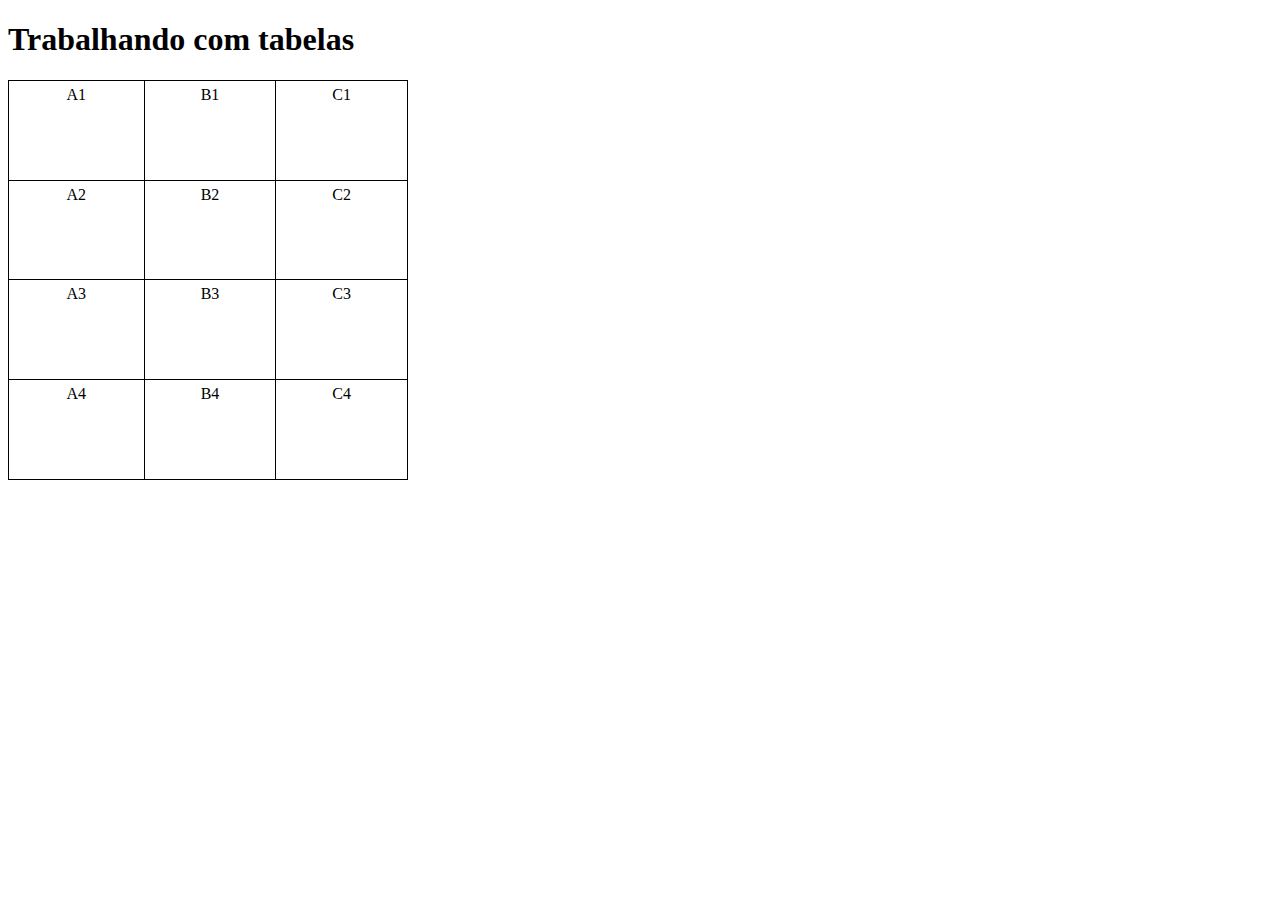
<file: exercicios/ex023/index.html>
<!DOCTYPE html>
<html lang="pt-br">
<head>
    <meta charset="UTF-8">
    <meta http-equiv="X-UA-Compatible" content="IE=edge">
    <meta name="viewport" content="width=device-width, initial-scale=1.0">
    <title>Tabelas</title>
    <style>

        table {
            width: 400px;
            height: 400px;
            border-collapse: collapse;
        }

        td {
            border: 1px solid black;
            padding: 5px;
            text-align: center; /*Alinhamento horizontal*/
            vertical-align: top; /*Alinhamento vertical*/
        }
    </style>
</head>
<body>
    <h1>Trabalhando com tabelas</h1>

    <!--
        HIERARQUIA DE TABELAS(simples)
        TABLE= Tabela
            TABLE ROW= Linha da tabela
                TABLE HEADER= Cabeçalho da tabela
                TABLE DATA= Dado da tabela
    -->

    <table>
        <tr>
            <td>A1</td>
            <td>B1</td>
            <td>C1</td>
        </tr>
        <tr>
            <td>A2</td>
            <td>B2</td>
            <td>C2</td>
        </tr>
        <tr>
            <td>A3</td>
            <td>B3</td>
            <td>C3</td>
        </tr>
        <tr>
            <td>A4</td>
            <td>B4</td>
            <td>C4</td>
        </tr>
    </table>
    
</body>
</html>
</file>
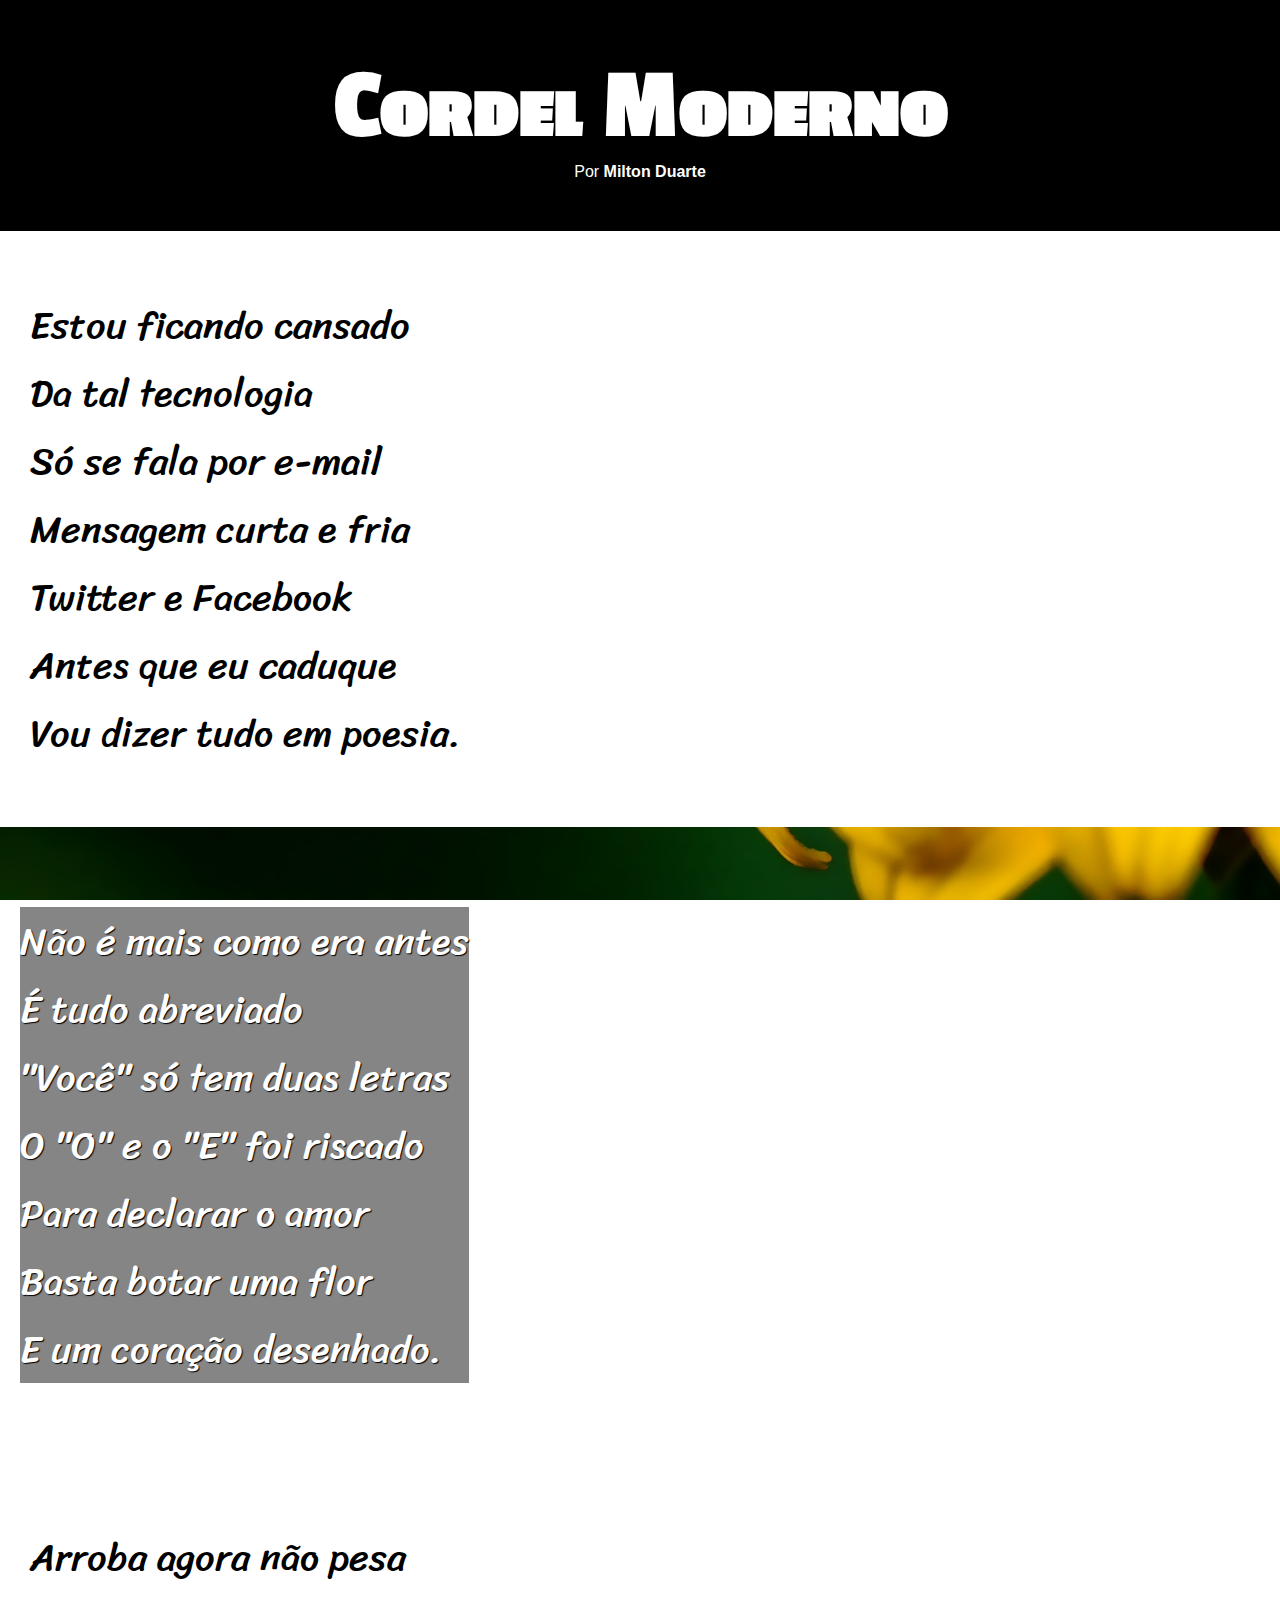
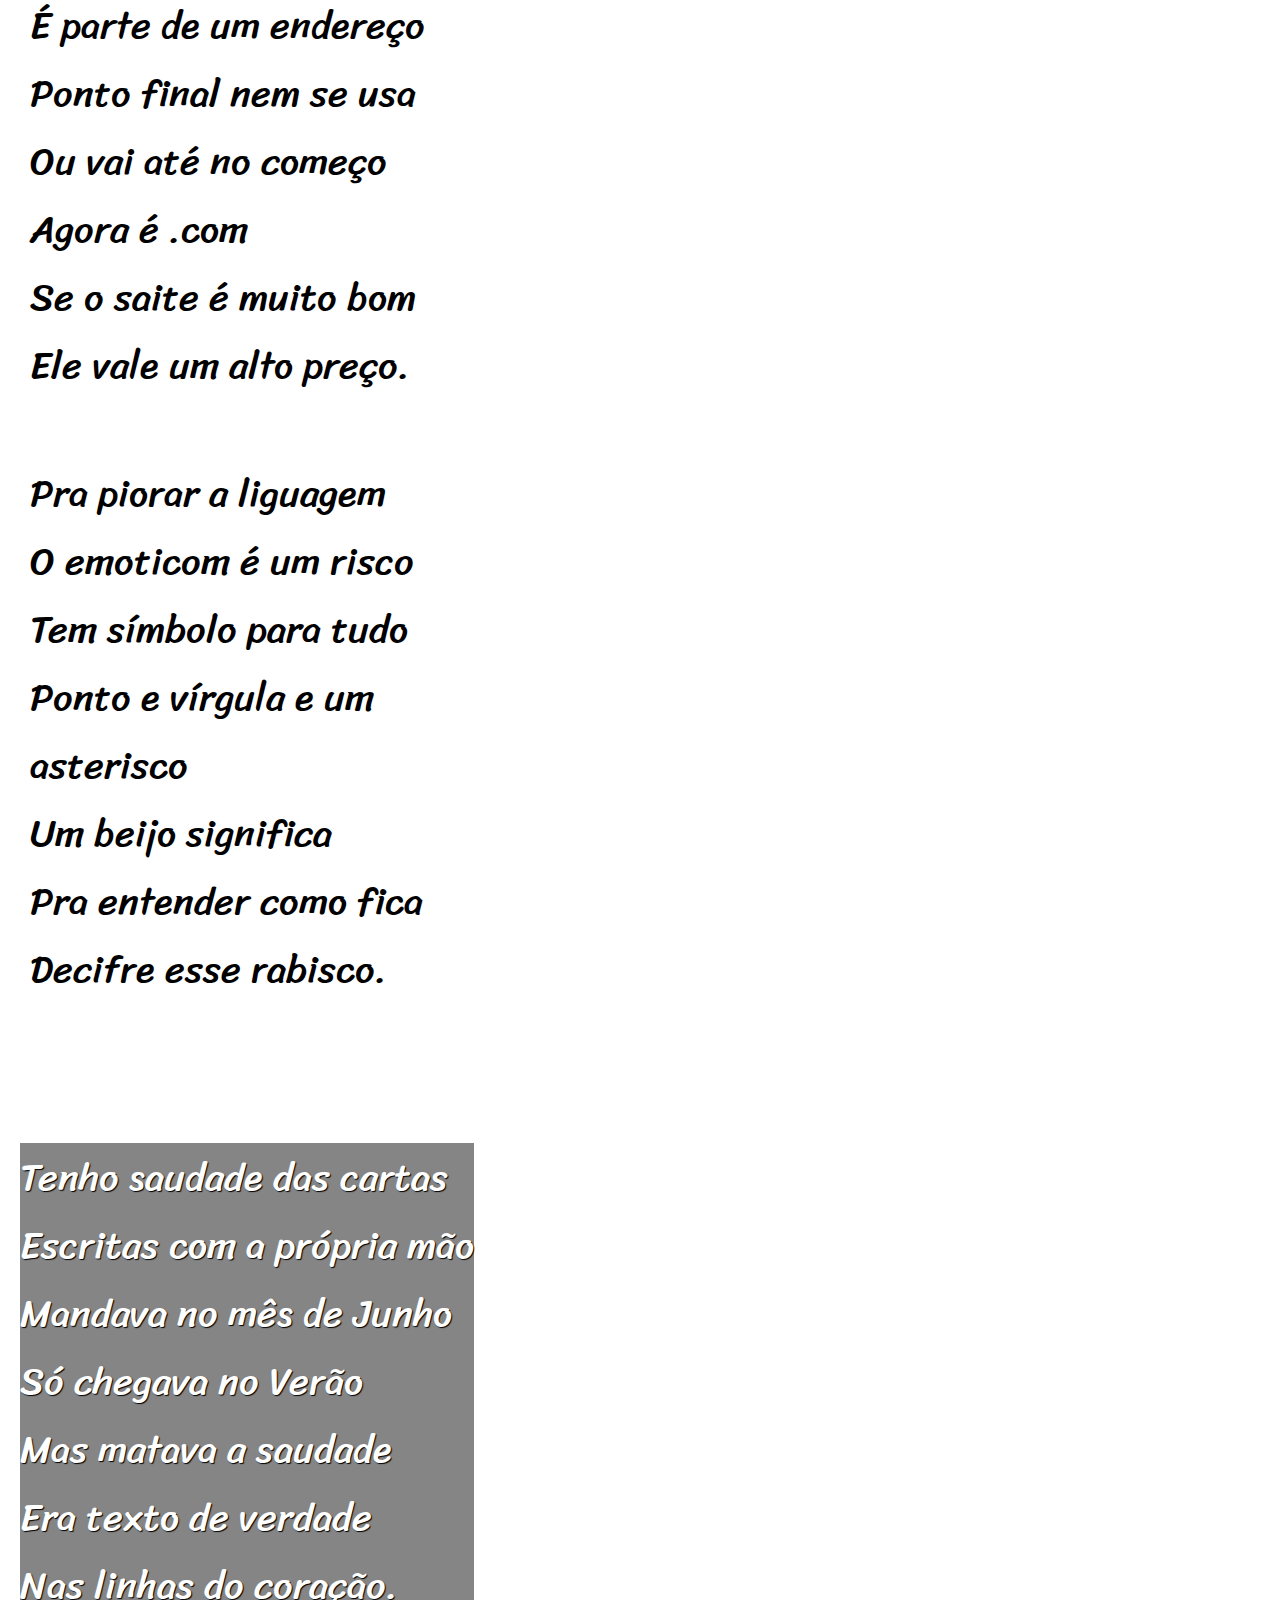
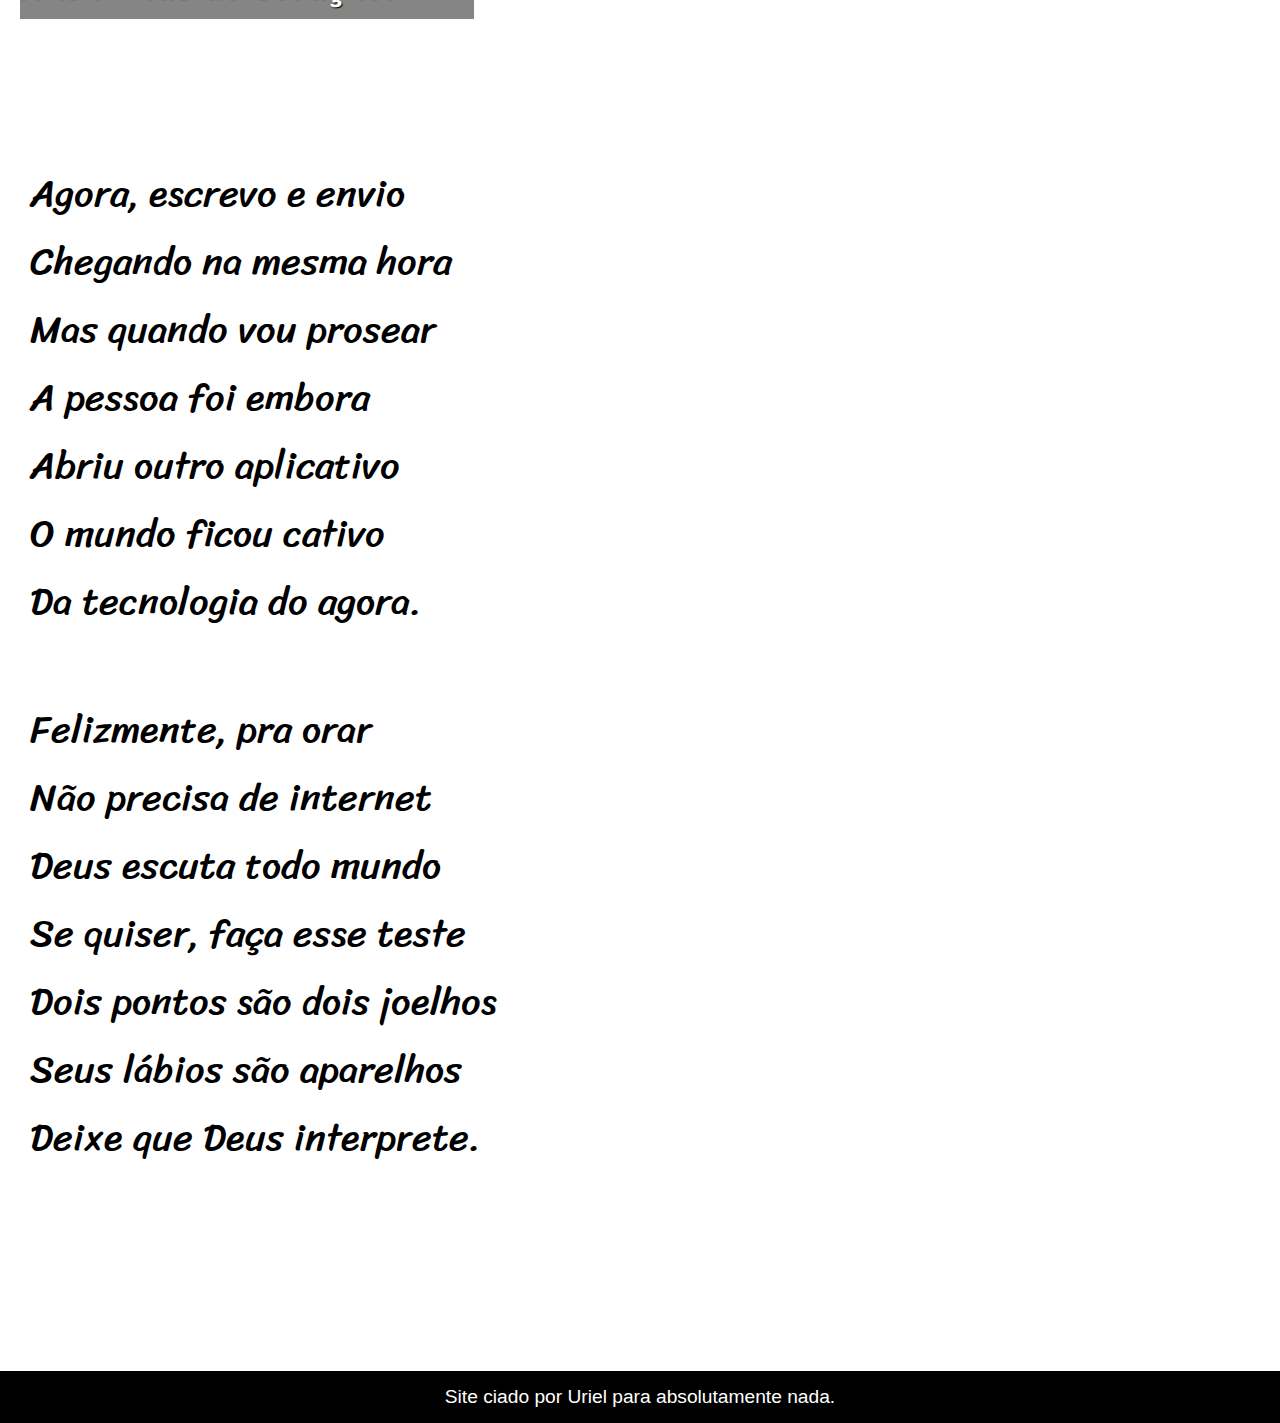
<file: desafios/ds012/cordel.html>
<!DOCTYPE html>
<html lang="pt-br">
<head>
    <meta charset="UTF-8">
    <meta http-equiv="X-UA-Compatible" content="IE=edge">
    <meta name="viewport" content="width=device-width, initial-scale=1.0">
    <title>Cordel Moderno</title>
    <link rel="stylesheet" href="estilos/style.css">
</head>
<body>
    <header>
        <h1>C<strong>ORDEL</strong> M<strong>ODERNO</strong></h1>
        <p>Por <a href="https://www.recantodasletras.com.br/poesias/3186743">Milton Duarte</a></p>
    </header>
    <main>
        <p>
            Estou ficando cansado<br>
            Da tal tecnologia<br>
            Só se fala por e-mail<br>
            Mensagem curta e fria<br>
            Twitter e Facebook<br>
            Antes que eu caduque<br>
            Vou dizer tudo em poesia.
        </p>
        <div id="fundo01">
            <p>
                Não é mais como era antes<br>
                É tudo abreviado<br>
                "Você" só tem duas letras<br>
                O "O" e o "E" foi riscado<br>
                Para declarar o amor<br>
                Basta botar uma flor<br>
                E um coração desenhado.
            </p>
        </div>
        <p>
            Arroba agora não pesa<br>
            É parte de um endereço<br>
            Ponto final nem se usa<br>
            Ou vai até no começo<br>
            Agora é .com<br>
            Se o saite é muito bom<br>
            Ele vale um alto preço.
        </p>
        <p>
            Pra piorar a liguagem<br>
            O emoticom é um risco<br>
            Tem símbolo para tudo<br>
            Ponto e vírgula e um asterisco<br>
            Um beijo significa<br>
            Pra entender como fica<br>
            Decifre esse rabisco.
        </p>
        <div id="fundo02">
            <p>
                Tenho saudade das cartas<br>
                Escritas com a própria mão<br>
                Mandava no mês de Junho<br>
                Só chegava no Verão<br>
                Mas matava a saudade<br>
                Era texto de verdade<br>
                Nas linhas do coração.
            </p>
        </div>
        <p>
            Agora, escrevo e envio<br>
            Chegando na mesma hora<br>
            Mas quando vou prosear<br>
            A pessoa foi embora<br>
            Abriu outro aplicativo<br>
            O mundo ficou cativo<br>
            Da tecnologia do agora.
        </p>
        <p>
            Felizmente, pra orar<br>
            Não precisa de internet<br>
            Deus escuta todo mundo<br>
            Se quiser, faça esse teste<br>
            Dois pontos são dois joelhos<br>
            Seus lábios são aparelhos<br>
            Deixe que Deus interprete.
        </p>
    </main>
    <footer>
        <p>Site ciado por Uriel para absolutamente nada.</p>
    </footer>
    
</body>
</html>
</file>
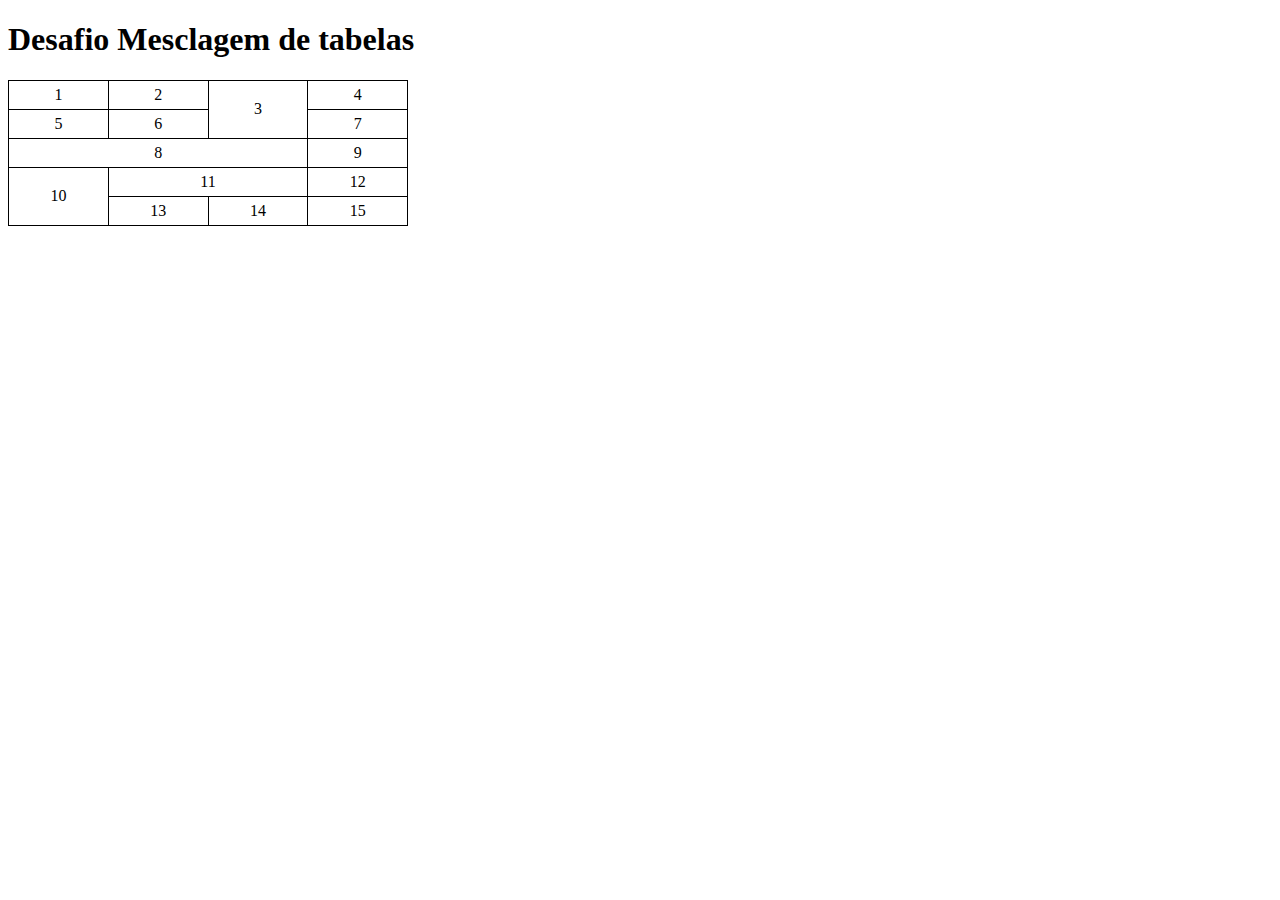
<file: desafios/ds013/tabela001.html>
<!DOCTYPE html>
<html lang="pt-br">
<head>
    <meta charset="UTF-8">
    <meta http-equiv="X-UA-Compatible" content="IE=edge">
    <meta name="viewport" content="width=device-width, initial-scale=1.0">
    <title>Mesclagem de Tabelas</title>
    <style>
        table {
            width: 400px;
            border-collapse: collapse;
            text-align: center;
        }

        td {
            padding: 5px;
            border: 1px solid black;
        }
    </style>
</head>
<body>
    <h1>Desafio Mesclagem de tabelas</h1>
    <table>
        <tr>
            <td>1</td>
            <td>2</td>
            <td rowspan="2">3</td>
            <td>4</td>
        </tr>
        <tr>
            <td>5</td>
            <td>6</td>
            <td>7</td>
        </tr>
        <tr>
            <td colspan="3">8</td>
            <td>9</td>
        </tr>
        <tr>
            <td rowspan="2">10</td>
            <td colspan="2">11</td>
            <td>12</td>
        </tr>
        <tr>
            <td>13</td>
            <td>14</td>
            <td>15</td>
        </tr>
    </table>
    
</body>
</html>
</file>
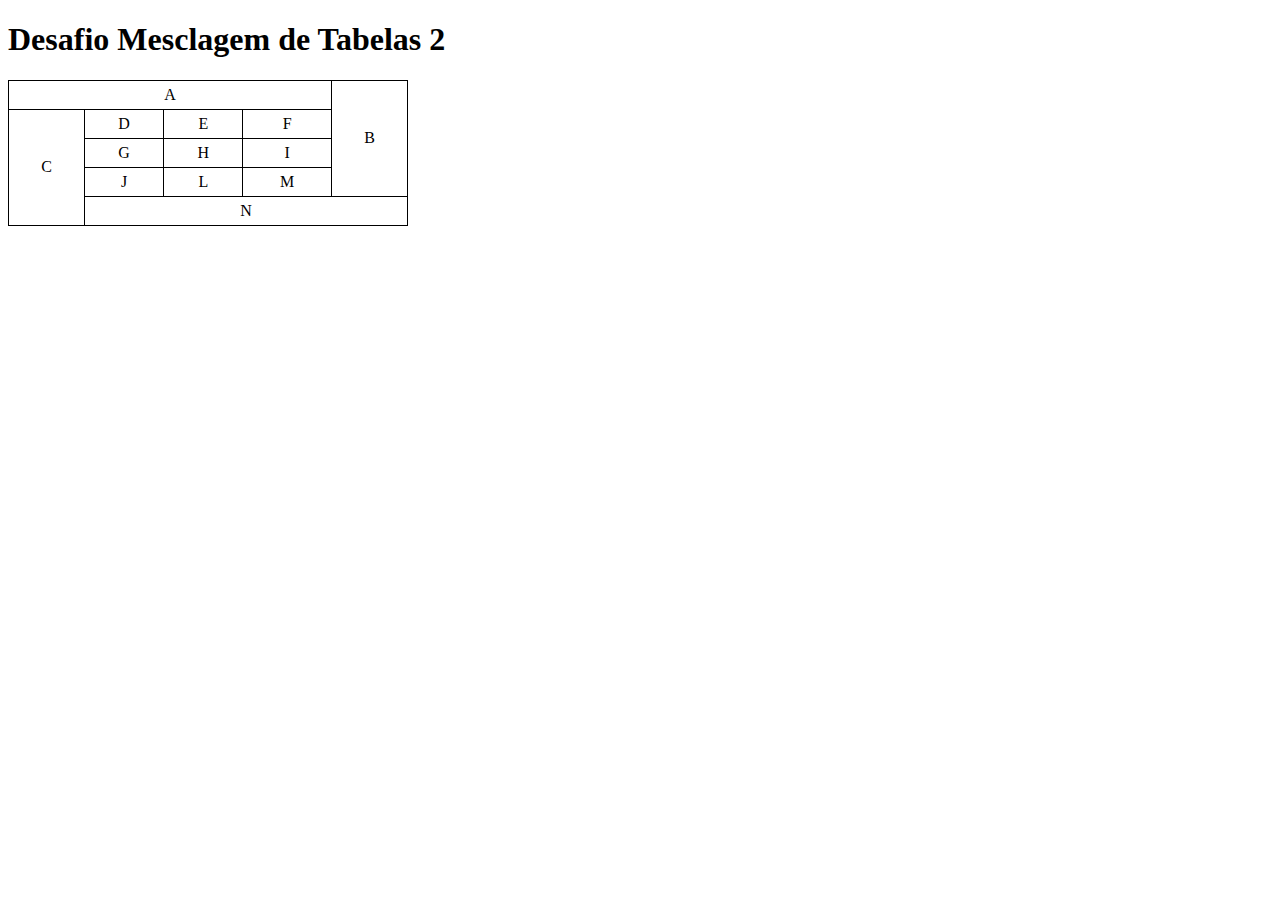
<file: desafios/ds013/tabela002.html>
<!DOCTYPE html>
<html lang="pt-br">
<head>
    <meta charset="UTF-8">
    <meta http-equiv="X-UA-Compatible" content="IE=edge">
    <meta name="viewport" content="width=device-width, initial-scale=1.0">
    <title>Desafio Mesclagem de Tabelas 2</title>
    <style>
        table {
            width: 400px;
            border-collapse: collapse;
            text-align: center;
        }

        td {
            padding: 5px;
            border: 1px solid black;
        }
    </style>
</head>
<body>
    <h1>Desafio Mesclagem de Tabelas 2</h1>
    <table>
        <tr>
            <td colspan="4">A</td>
            <td rowspan="4">B</td>
        </tr>
        <tr>
            <td rowspan="4">C</td>
            <td>D</td>
            <td>E</td>
            <td>F</td>
        </tr>
        <tr>
            <td>G</td>
            <td>H</td>
            <td>I</td>
        </tr>
        <tr>
            <td>J</td>
            <td>L</td>
            <td>M</td>
        </tr>
        <tr>
            <td colspan="4">N</td>

        </tr>
    </table>
    
</body>
</html>
</file>
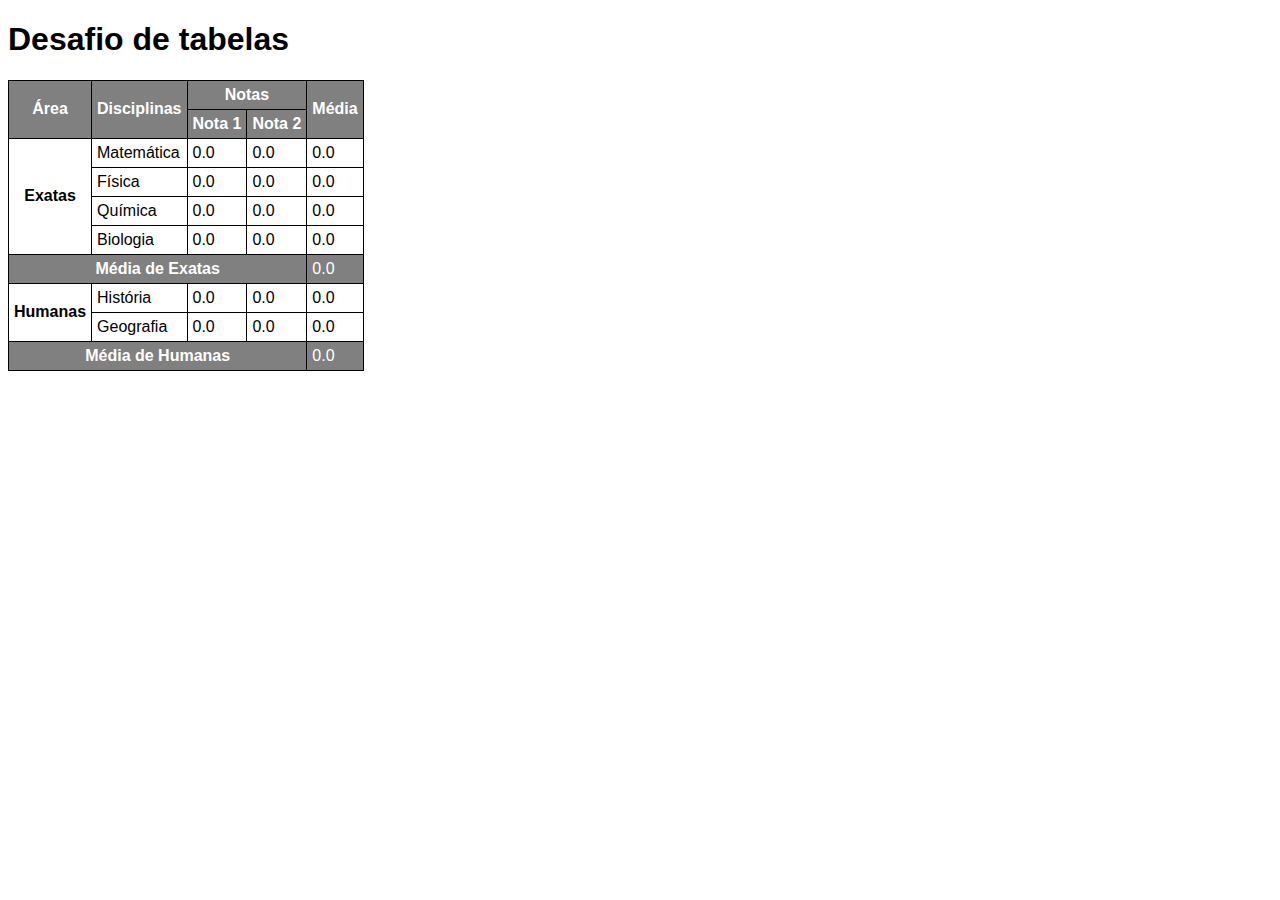
<file: desafios/ds014/tabela001.html>
<!DOCTYPE html>
<html lang="pt-br">
<head>
    <meta charset="UTF-8">
    <meta http-equiv="X-UA-Compatible" content="IE=edge">
    <meta name="viewport" content="width=device-width, initial-scale=1.0">
    <title>Tabelas</title>
    <style>
        body {
            font-family: Arial, Helvetica, sans-serif;
        }

        table {
            border-collapse: collapse;
        }

        thead {
            background-color: gray;
            color: white;
        }

        th, td {
            border: 1px solid black;
            padding: 5px;
        }
        
    </style>
</head>
<body>
    <h1>Desafio de tabelas</h1>

    <table>
        <thead>
            <tr>
                <th rowspan="2" scope="col">Área</th>
                <th rowspan="2" scope="col">Disciplinas</th>
                <th colspan="2" scope="colgroup">Notas</th>
                <th rowspan="2" scope="col">Média</th>
            <tr>
                <th scope="col">Nota 1</th>
                <th scope="col">Nota 2</th>
             </tr>
            </tr>
        </thead>
        <tbody>
            <tr>
                <th rowspan="4" scope="rowgroup">Exatas</th>
                <td>Matemática</td>
                <td>0.0</td>
                <td>0.0</td>
                <td>0.0</td>
            </tr>
            <tr>
                <td>Física</td>
                <td>0.0</td>
                <td>0.0</td>
                <td>0.0</td>
            </tr>
            <tr>
                <td>Química</td>
                <td>0.0</td>
                <td>0.0</td>
                <td>0.0</td>
            </tr>
            <tr>
                <td>Biologia</td>
                <td>0.0</td>
                <td>0.0</td>
                <td>0.0</td>
            </tr>
            <tr style="background-color: gray; color: white;">
                <th colspan="4" scope="row">Média de Exatas</th>
                <td>0.0</td>
            </tr>
            <tr>
                <th rowspan="2" scope="rowgroup">Humanas</th>
                <td>História</td>
                <td>0.0</td>
                <td>0.0</td>
                <td>0.0</td>
            </tr>
            <tr>
                <td>Geografia</td>
                <td>0.0</td>
                <td>0.0</td>
                <td>0.0</td>
            </tr>
            <tr style="background-color: gray; color: white;">
                <th colspan="4" scope="row">Média de Humanas</th>
                <td>0.0</td>
            </tr>
        </tbody>
    </table>
    
</body>
</html>
</file>
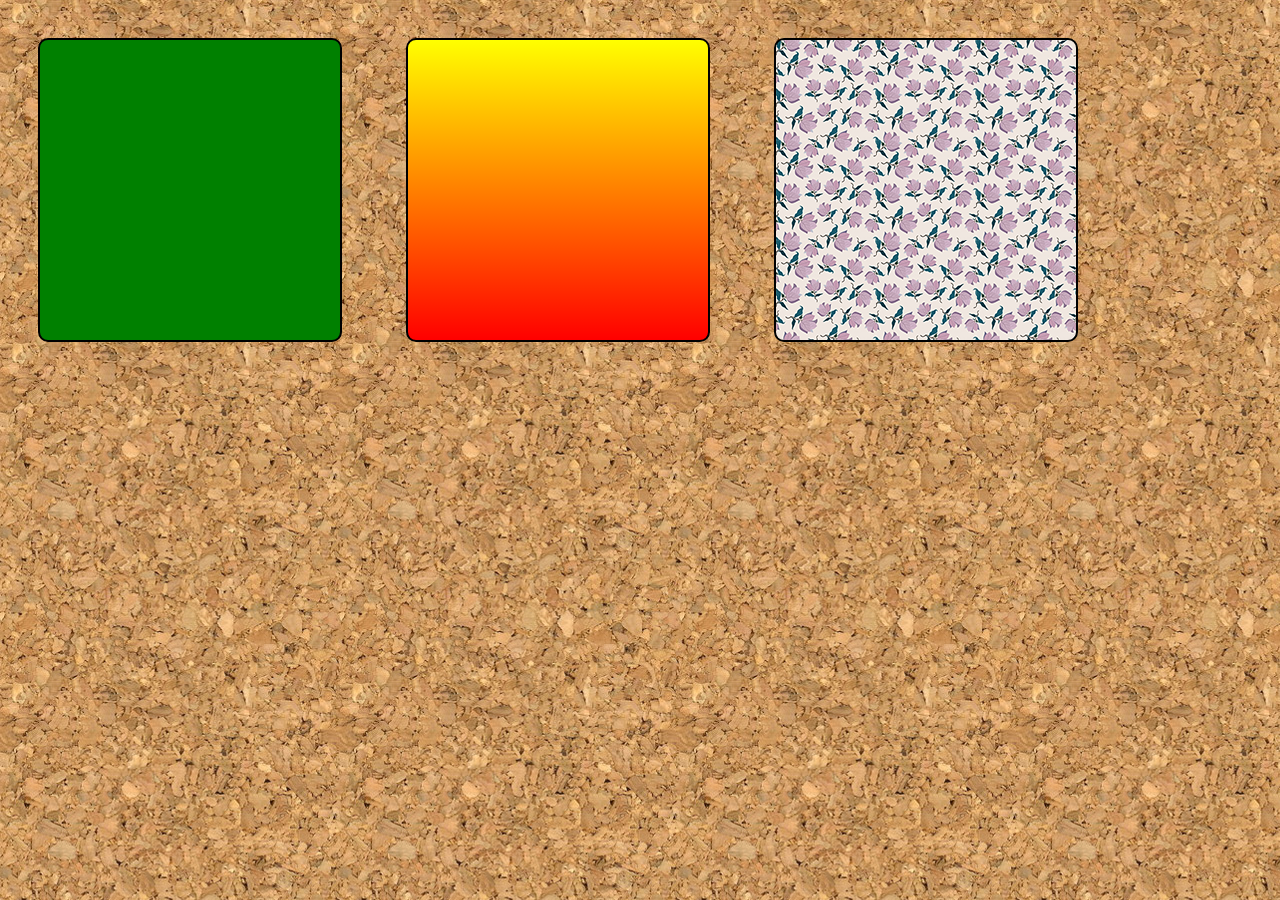
<file: exercicios/ex022/fundo001.html>
<!DOCTYPE html>
<html lang="pt-br">
<head>
    <meta charset="UTF-8">
    <meta http-equiv="X-UA-Compatible" content="IE=edge">
    <meta name="viewport" content="width=device-width, initial-scale=1.0">
    <title>Planos de fundo</title>
    <style>

        body {
            background-image: url('imagens/wallpaper001.jpg');
        }

        .quadrado {
            margin: 30px;
            display: inline-block;
            border-radius: 10px;
            border: 2px solid black;
            width: 300px;
            height: 300px;
            background-color: lightslategray;
        }

        div#q1 {
            background-color: green;
        }

        div#q2 {
            background-image: linear-gradient(to bottom, yellow, red);
        }

        div#q3 {
            background-image: url('imagens/pattern003.png');
        }
    </style>
</head>
<body>
    <div class="quadrado" id="q1">

    </div>
    <div class="quadrado" id="q2">

    </div>
    <div class="quadrado" id="q3">

    </div>
    
</body>
</html>
</file>
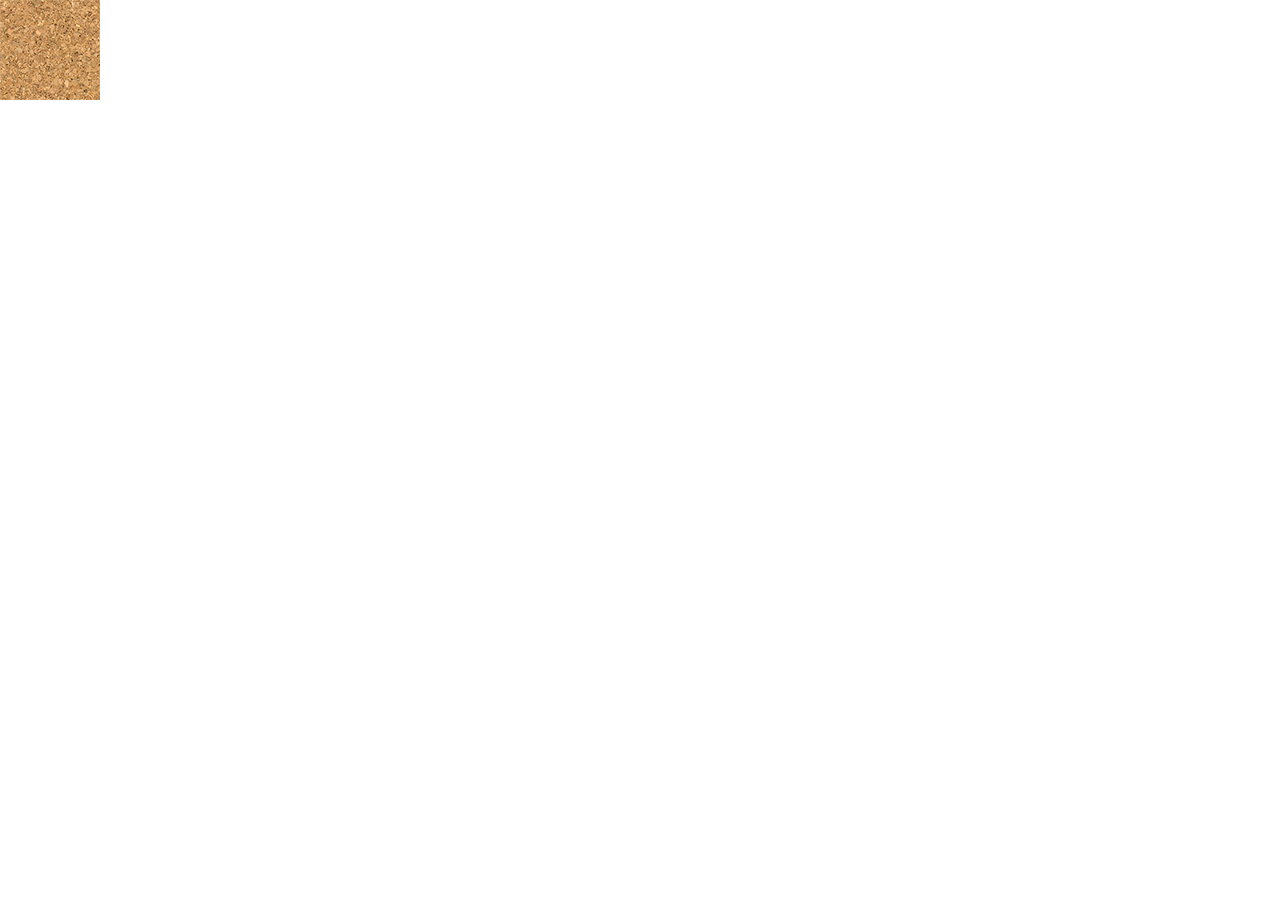
<file: exercicios/ex022/fundo002.html>
<!DOCTYPE html>
<html lang="pt-br">
<head>
    <meta charset="UTF-8">
    <meta http-equiv="X-UA-Compatible" content="IE=edge">
    <meta name="viewport" content="width=device-width, initial-scale=1.0">
    <title>Fundo repitido</title>
    <style>

        body {
            background-image: url('imagens/pattern004.png');
            background-size: 100px 100px;
            background-repeat: no-repeat;
        }

    </style>
</head>
<body>
    
</body>
</html>
</file>
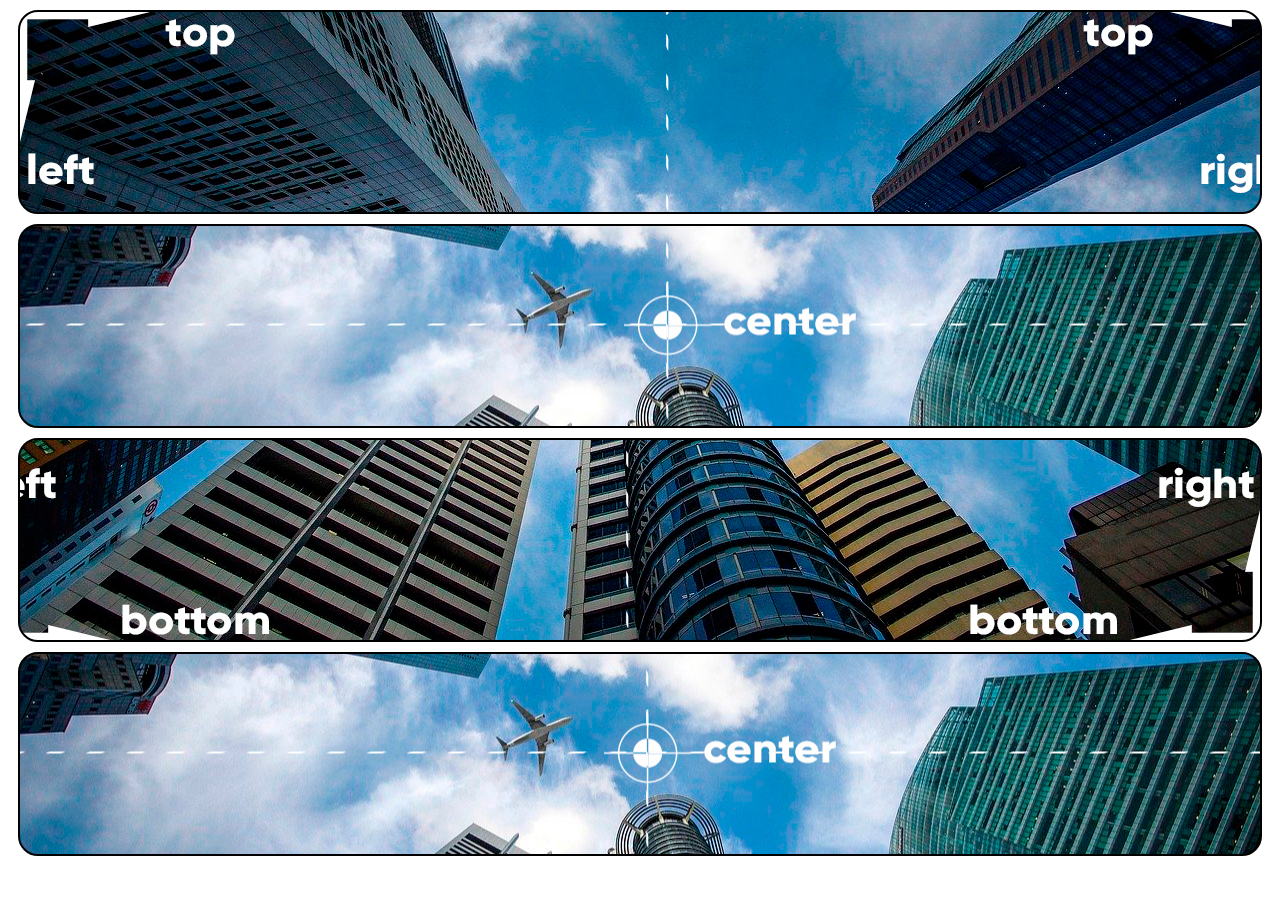
<file: exercicios/ex022/fundo003.html>
<!DOCTYPE html>
<html lang="pt-br">
<head>
    <meta charset="UTF-8">
    <meta http-equiv="X-UA-Compatible" content="IE=edge">
    <meta name="viewport" content="width=device-width, initial-scale=1.0">
    <title>Document</title>
    <style>

        div.bloco {
            background-image: url('imagens/wallpaper003.jpg');
            height: 200px;
            border: 2px solid black;
            border-radius: 20px;
            margin: 10px;
        }

        div#q1 {
            background-position: left top;
        }

        div#q2 {
            background-position: left center;
        }

        div#q3 {
            background-position: right bottom;
        }

        div#q4 {
            background-position: center center;
        }
    </style>
</head>
<body>
    <div class="bloco" id="q1">

    </div>
    <div class="bloco" id="q2">

    </div>
    <div class="bloco" id="q3">

    </div>
    <div class="bloco" id="q4">

    </div>
    
</body>
</html>
</file>
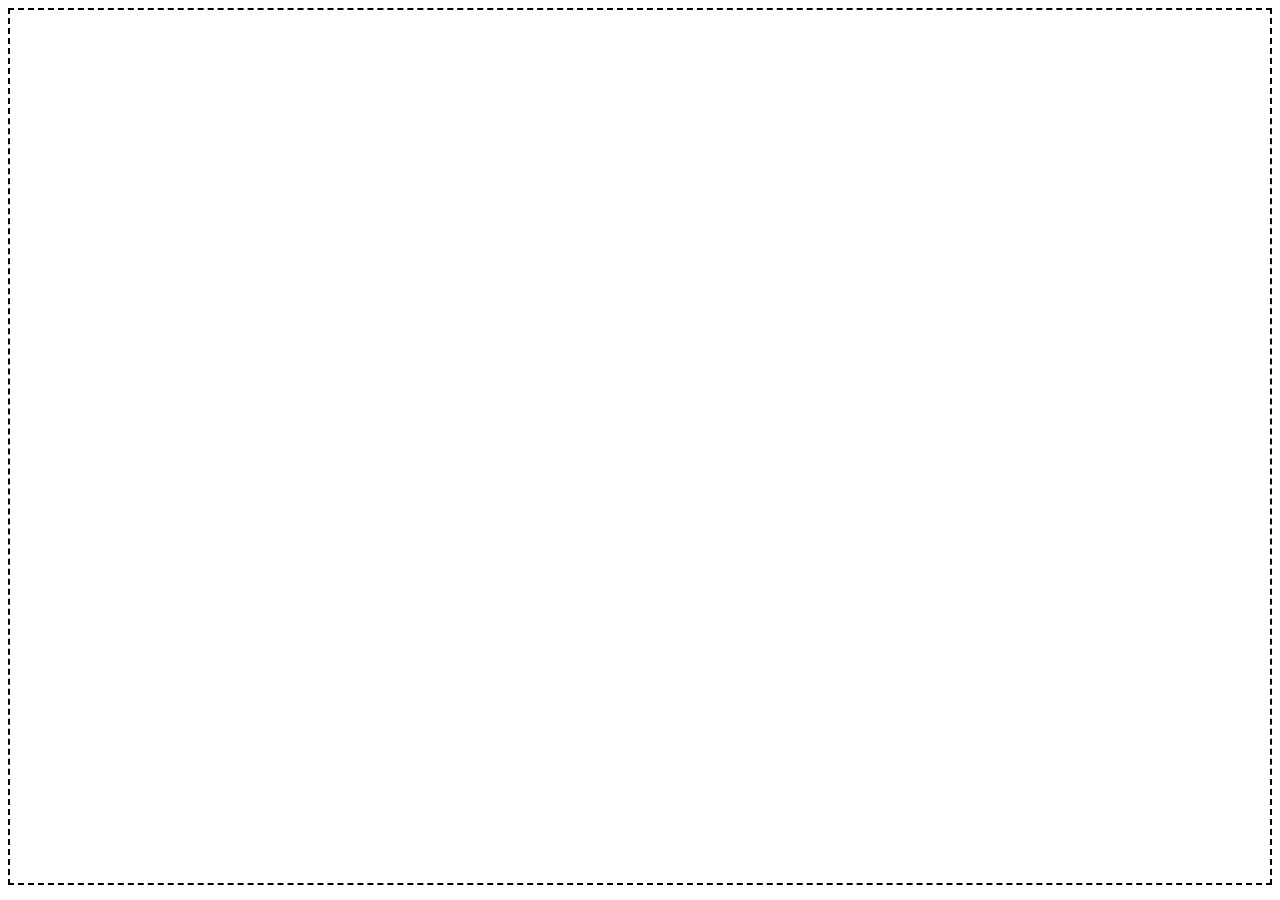
<file: exercicios/ex022/fundo004.html>
<!DOCTYPE html>
<html lang="pt-br">
<head>
    <meta charset="UTF-8">
    <meta http-equiv="X-UA-Compatible" content="IE=edge">
    <meta name="viewport" content="width=device-width, initial-scale=1.0">
    <title>Posicionamento</title>
    <style>
        body {
            height: 97vh;
            background-image: url('https://raw.githubusercontent.com/gustavoguanabara/html-css/master/imagens/mascote.png');
            background-size: 100px;
            background-repeat: no-repeat;
            border: 2px dashed black;
            background-position: center center;

        }
    </style>
</head>
<body>
    
</body>
</html>
</file>
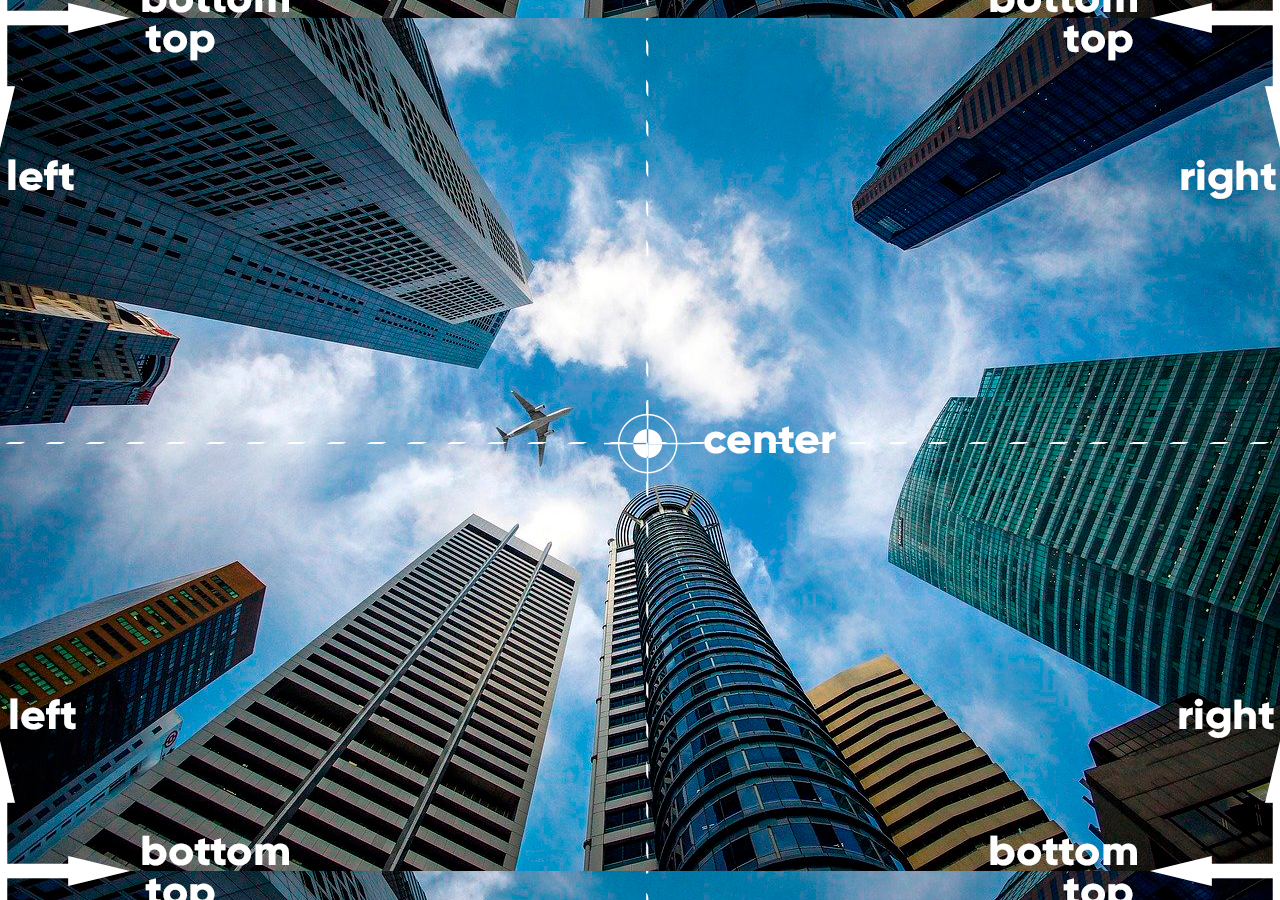
<file: exercicios/ex022/fundo005.html>
<!DOCTYPE html>
<html lang="pt-br">
<head>
    <meta charset="UTF-8">
    <meta http-equiv="X-UA-Compatible" content="IE=edge">
    <meta name="viewport" content="width=device-width, initial-scale=1.0">
    <title>Posicionamento</title>
    <style>
        body {
            height: 97vh;
            background-image: url('imagens/wallpaper003.jpg');
            background-position: center center;
        }
    </style>
</head>
<body>
    
</body>
</html>
</file>
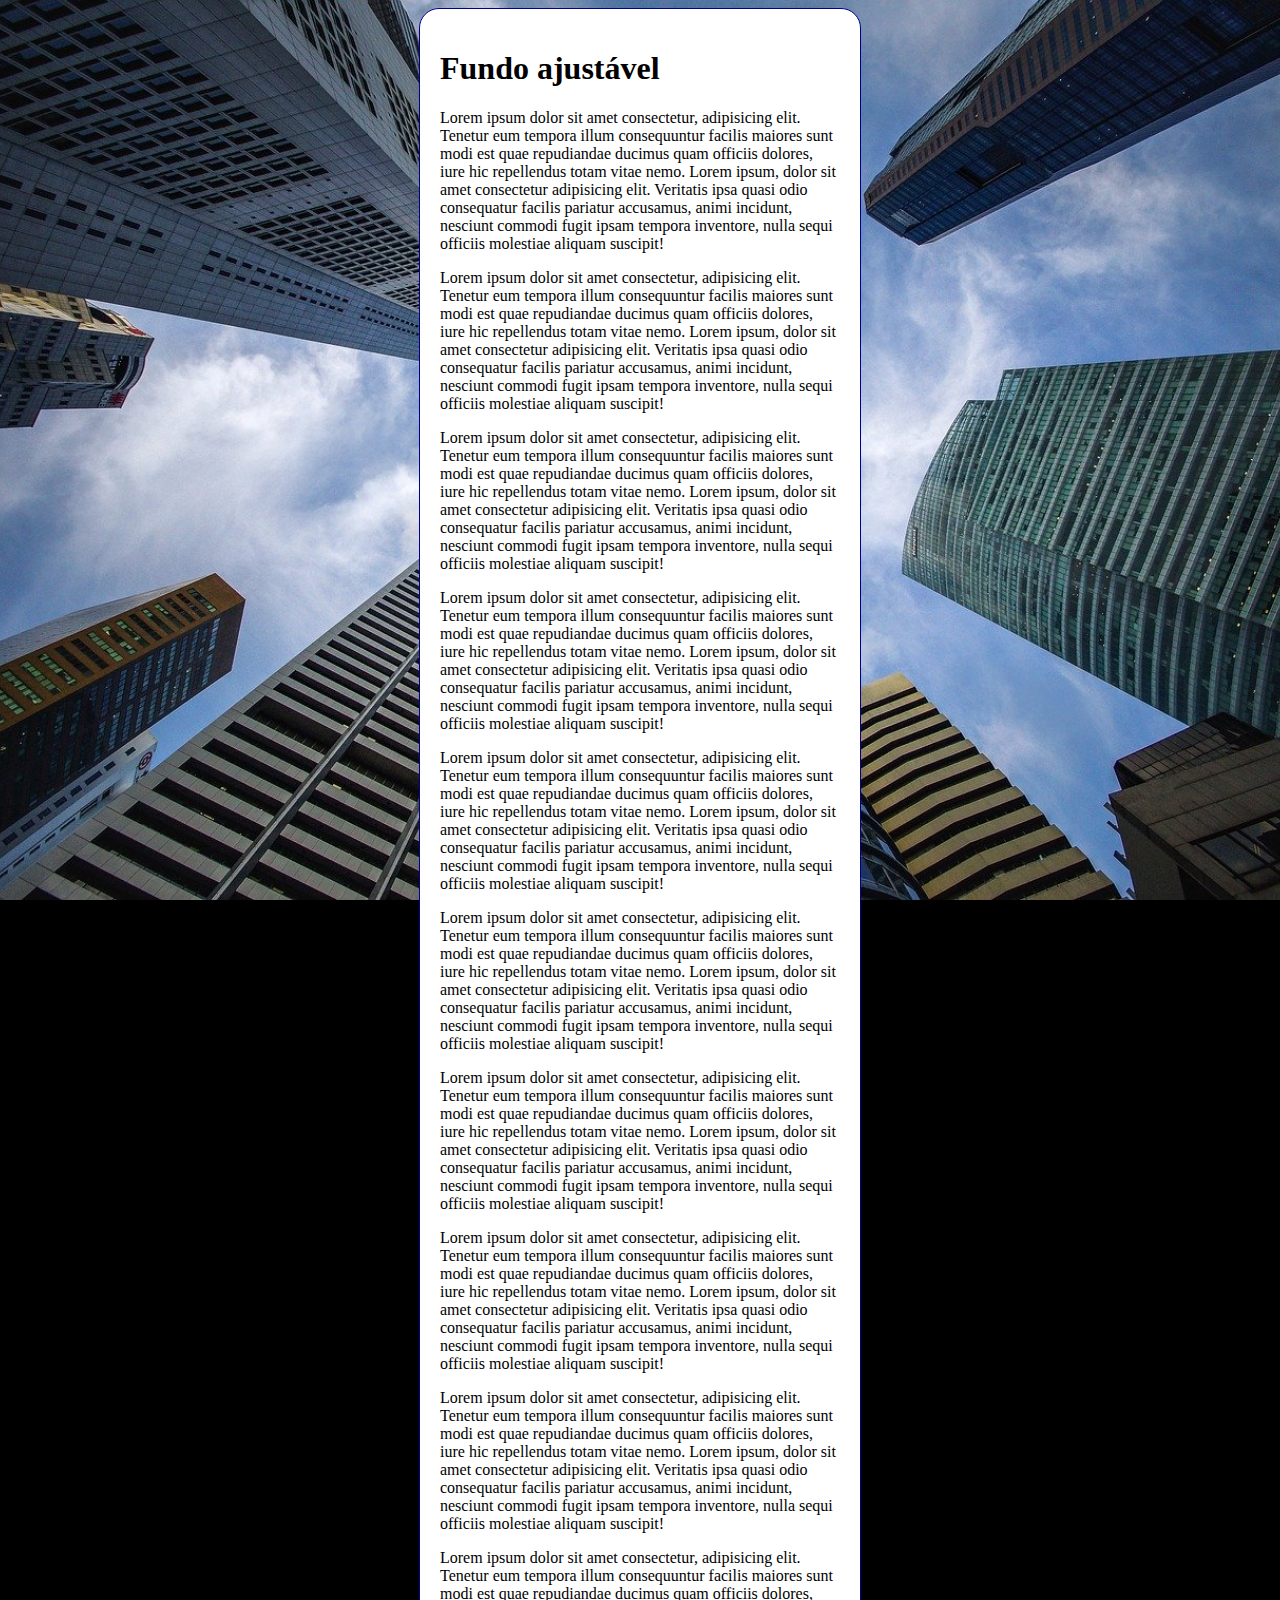
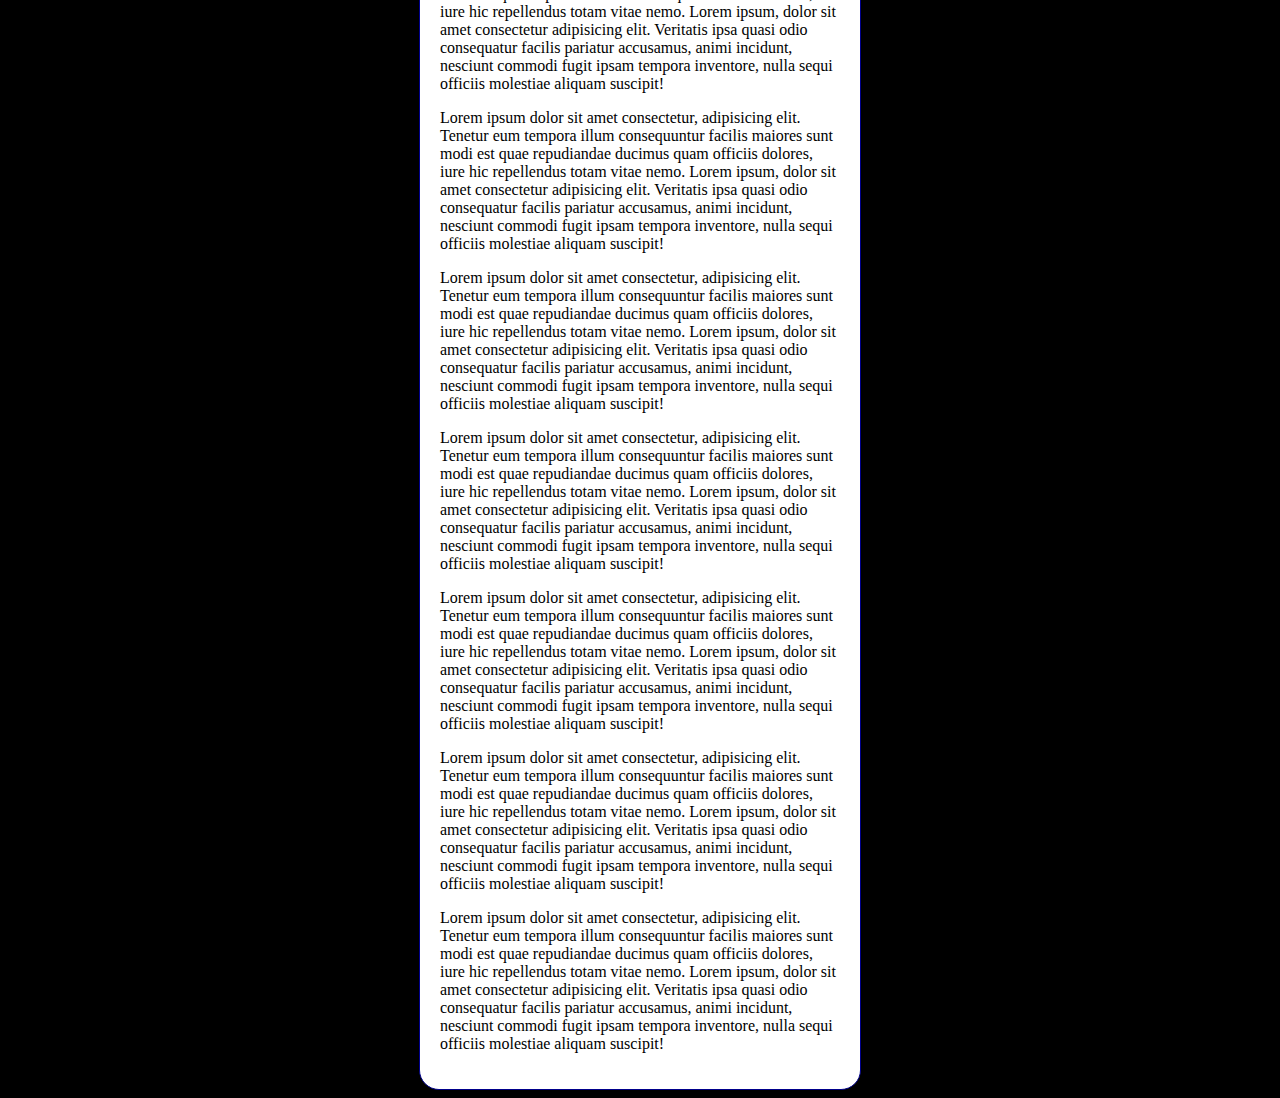
<file: exercicios/ex022/fundo006.html>
<!DOCTYPE html>
<html lang="pt-br">
<head>
    <meta charset="UTF-8">
    <meta http-equiv="X-UA-Compatible" content="IE=edge">
    <meta name="viewport" content="width=device-width, initial-scale=1.0">
    <title>Fundo ajustável</title>
    <style>
        body {
            /*height: 100vh;
            background-color: black;
            background-image: url('imagens/wallpaper002.jpg');
            background-position: center center;
            background-repeat: no-repeat;
            background-size: cover;
            background-attachment: fixed;*/

            /*
                Shorthand - background
                color > image > position > repeat > [size] > attachment
            */

            background: black url('imagens/wallpaper002.jpg') center center no-repeat fixed;
            background-size: cover;
        }

        main {
            background-color: white;
            width: 400px;
            border: 1px solid darkblue;
            border-radius: 20px;
            padding: 20px;
            margin: auto;
        }
    </style>
</head>
<body>
    <main>
        <h1>Fundo ajustável</h1>
        <p>Lorem ipsum dolor sit amet consectetur, adipisicing elit. Tenetur eum tempora illum consequuntur facilis maiores sunt modi est quae repudiandae ducimus quam officiis dolores, iure hic repellendus totam vitae nemo. Lorem ipsum, dolor sit amet consectetur adipisicing elit. Veritatis ipsa quasi odio consequatur facilis pariatur accusamus, animi incidunt, nesciunt commodi fugit ipsam tempora inventore, nulla sequi officiis molestiae aliquam suscipit!</p><p>Lorem ipsum dolor sit amet consectetur, adipisicing elit. Tenetur eum tempora illum consequuntur facilis maiores sunt modi est quae repudiandae ducimus quam officiis dolores, iure hic repellendus totam vitae nemo. Lorem ipsum, dolor sit amet consectetur adipisicing elit. Veritatis ipsa quasi odio consequatur facilis pariatur accusamus, animi incidunt, nesciunt commodi fugit ipsam tempora inventore, nulla sequi officiis molestiae aliquam suscipit!</p><p>Lorem ipsum dolor sit amet consectetur, adipisicing elit. Tenetur eum tempora illum consequuntur facilis maiores sunt modi est quae repudiandae ducimus quam officiis dolores, iure hic repellendus totam vitae nemo. Lorem ipsum, dolor sit amet consectetur adipisicing elit. Veritatis ipsa quasi odio consequatur facilis pariatur accusamus, animi incidunt, nesciunt commodi fugit ipsam tempora inventore, nulla sequi officiis molestiae aliquam suscipit!</p><p>Lorem ipsum dolor sit amet consectetur, adipisicing elit. Tenetur eum tempora illum consequuntur facilis maiores sunt modi est quae repudiandae ducimus quam officiis dolores, iure hic repellendus totam vitae nemo. Lorem ipsum, dolor sit amet consectetur adipisicing elit. Veritatis ipsa quasi odio consequatur facilis pariatur accusamus, animi incidunt, nesciunt commodi fugit ipsam tempora inventore, nulla sequi officiis molestiae aliquam suscipit!</p><p>Lorem ipsum dolor sit amet consectetur, adipisicing elit. Tenetur eum tempora illum consequuntur facilis maiores sunt modi est quae repudiandae ducimus quam officiis dolores, iure hic repellendus totam vitae nemo. Lorem ipsum, dolor sit amet consectetur adipisicing elit. Veritatis ipsa quasi odio consequatur facilis pariatur accusamus, animi incidunt, nesciunt commodi fugit ipsam tempora inventore, nulla sequi officiis molestiae aliquam suscipit!</p><p>Lorem ipsum dolor sit amet consectetur, adipisicing elit. Tenetur eum tempora illum consequuntur facilis maiores sunt modi est quae repudiandae ducimus quam officiis dolores, iure hic repellendus totam vitae nemo. Lorem ipsum, dolor sit amet consectetur adipisicing elit. Veritatis ipsa quasi odio consequatur facilis pariatur accusamus, animi incidunt, nesciunt commodi fugit ipsam tempora inventore, nulla sequi officiis molestiae aliquam suscipit!</p><p>Lorem ipsum dolor sit amet consectetur, adipisicing elit. Tenetur eum tempora illum consequuntur facilis maiores sunt modi est quae repudiandae ducimus quam officiis dolores, iure hic repellendus totam vitae nemo. Lorem ipsum, dolor sit amet consectetur adipisicing elit. Veritatis ipsa quasi odio consequatur facilis pariatur accusamus, animi incidunt, nesciunt commodi fugit ipsam tempora inventore, nulla sequi officiis molestiae aliquam suscipit!</p><p>Lorem ipsum dolor sit amet consectetur, adipisicing elit. Tenetur eum tempora illum consequuntur facilis maiores sunt modi est quae repudiandae ducimus quam officiis dolores, iure hic repellendus totam vitae nemo. Lorem ipsum, dolor sit amet consectetur adipisicing elit. Veritatis ipsa quasi odio consequatur facilis pariatur accusamus, animi incidunt, nesciunt commodi fugit ipsam tempora inventore, nulla sequi officiis molestiae aliquam suscipit!</p><p>Lorem ipsum dolor sit amet consectetur, adipisicing elit. Tenetur eum tempora illum consequuntur facilis maiores sunt modi est quae repudiandae ducimus quam officiis dolores, iure hic repellendus totam vitae nemo. Lorem ipsum, dolor sit amet consectetur adipisicing elit. Veritatis ipsa quasi odio consequatur facilis pariatur accusamus, animi incidunt, nesciunt commodi fugit ipsam tempora inventore, nulla sequi officiis molestiae aliquam suscipit!</p><p>Lorem ipsum dolor sit amet consectetur, adipisicing elit. Tenetur eum tempora illum consequuntur facilis maiores sunt modi est quae repudiandae ducimus quam officiis dolores, iure hic repellendus totam vitae nemo. Lorem ipsum, dolor sit amet consectetur adipisicing elit. Veritatis ipsa quasi odio consequatur facilis pariatur accusamus, animi incidunt, nesciunt commodi fugit ipsam tempora inventore, nulla sequi officiis molestiae aliquam suscipit!</p><p>Lorem ipsum dolor sit amet consectetur, adipisicing elit. Tenetur eum tempora illum consequuntur facilis maiores sunt modi est quae repudiandae ducimus quam officiis dolores, iure hic repellendus totam vitae nemo. Lorem ipsum, dolor sit amet consectetur adipisicing elit. Veritatis ipsa quasi odio consequatur facilis pariatur accusamus, animi incidunt, nesciunt commodi fugit ipsam tempora inventore, nulla sequi officiis molestiae aliquam suscipit!</p><p>Lorem ipsum dolor sit amet consectetur, adipisicing elit. Tenetur eum tempora illum consequuntur facilis maiores sunt modi est quae repudiandae ducimus quam officiis dolores, iure hic repellendus totam vitae nemo. Lorem ipsum, dolor sit amet consectetur adipisicing elit. Veritatis ipsa quasi odio consequatur facilis pariatur accusamus, animi incidunt, nesciunt commodi fugit ipsam tempora inventore, nulla sequi officiis molestiae aliquam suscipit!</p><p>Lorem ipsum dolor sit amet consectetur, adipisicing elit. Tenetur eum tempora illum consequuntur facilis maiores sunt modi est quae repudiandae ducimus quam officiis dolores, iure hic repellendus totam vitae nemo. Lorem ipsum, dolor sit amet consectetur adipisicing elit. Veritatis ipsa quasi odio consequatur facilis pariatur accusamus, animi incidunt, nesciunt commodi fugit ipsam tempora inventore, nulla sequi officiis molestiae aliquam suscipit!</p><p>Lorem ipsum dolor sit amet consectetur, adipisicing elit. Tenetur eum tempora illum consequuntur facilis maiores sunt modi est quae repudiandae ducimus quam officiis dolores, iure hic repellendus totam vitae nemo. Lorem ipsum, dolor sit amet consectetur adipisicing elit. Veritatis ipsa quasi odio consequatur facilis pariatur accusamus, animi incidunt, nesciunt commodi fugit ipsam tempora inventore, nulla sequi officiis molestiae aliquam suscipit!</p><p>Lorem ipsum dolor sit amet consectetur, adipisicing elit. Tenetur eum tempora illum consequuntur facilis maiores sunt modi est quae repudiandae ducimus quam officiis dolores, iure hic repellendus totam vitae nemo. Lorem ipsum, dolor sit amet consectetur adipisicing elit. Veritatis ipsa quasi odio consequatur facilis pariatur accusamus, animi incidunt, nesciunt commodi fugit ipsam tempora inventore, nulla sequi officiis molestiae aliquam suscipit!</p><p>Lorem ipsum dolor sit amet consectetur, adipisicing elit. Tenetur eum tempora illum consequuntur facilis maiores sunt modi est quae repudiandae ducimus quam officiis dolores, iure hic repellendus totam vitae nemo. Lorem ipsum, dolor sit amet consectetur adipisicing elit. Veritatis ipsa quasi odio consequatur facilis pariatur accusamus, animi incidunt, nesciunt commodi fugit ipsam tempora inventore, nulla sequi officiis molestiae aliquam suscipit!</p>
    </main>
    
</body>
</html>
</file>
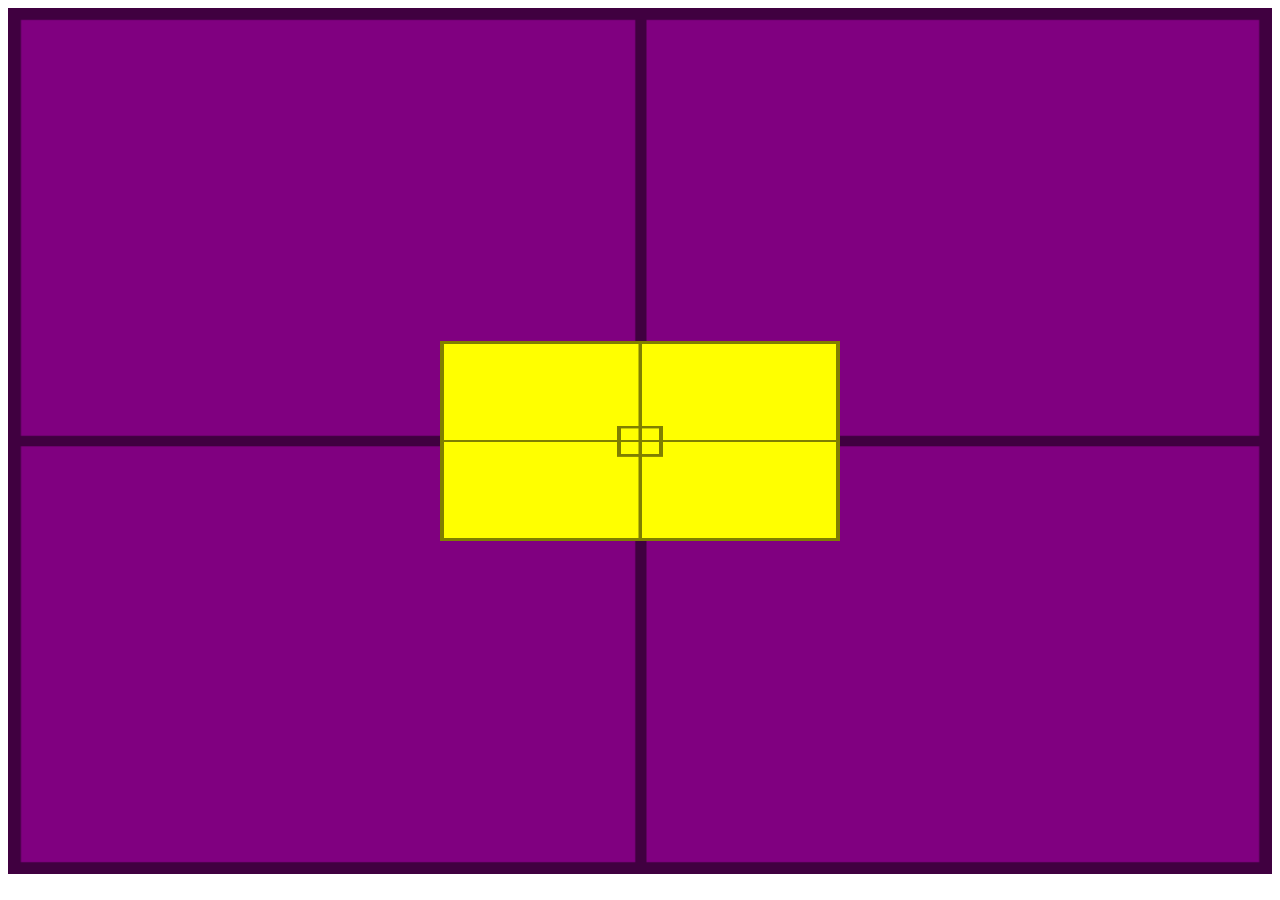
<file: exercicios/ex022/fundo007.html>
<!DOCTYPE html>
<html lang="pt-br">
<head>
    <meta charset="UTF-8">
    <meta http-equiv="X-UA-Compatible" content="IE=edge">
    <meta name="viewport" content="width=device-width, initial-scale=1.0">
    <title>Alinhamento vertical</title>
    <style>

        #container {
            background-image: url('imagens/target001.png');
            background-size: 100% 100%;

            position: relative;
            height: 94vh;
            background-color: purple;
            padding: 10px;
        }

        #conteudo {
            background-image: url('imagens/target001.png');
            background-size: 100% 100%;

            position: absolute;
            height: 200px;
            width: 400px;
            background-color: yellow;

            top: 50%;
            left: 50%;

            transform: translate(-50%, -50%);

        }
    </style>
</head>
<body>
    <section id="container">
        <article id="conteudo">

        </article>
    </section>
    
</body>
</html>
</file>
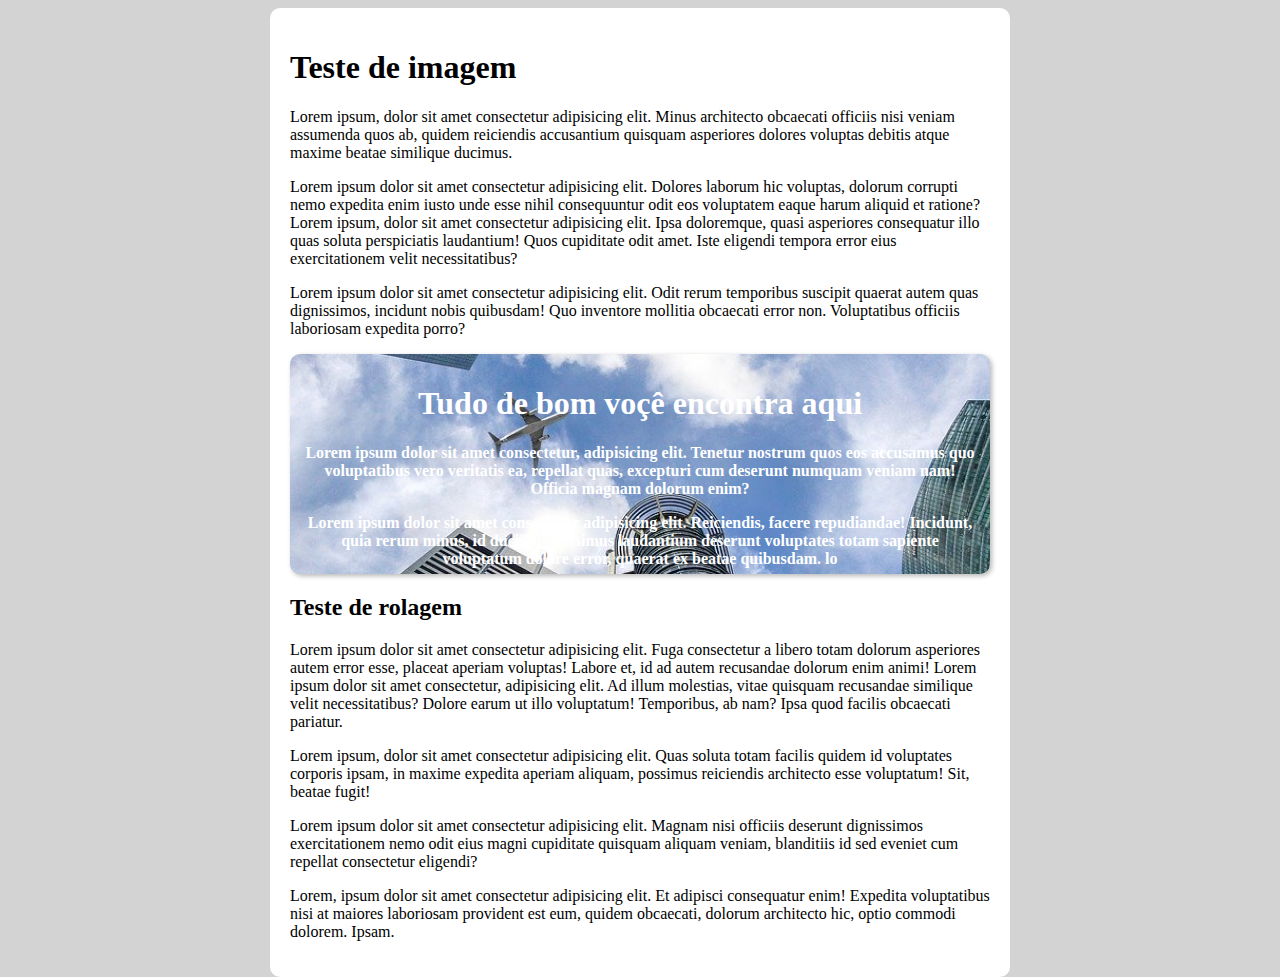
<file: exercicios/ex022/fundo008.html>
<!DOCTYPE html>
<html lang="pt-br">
<head>
    <meta charset="UTF-8">
    <meta http-equiv="X-UA-Compatible" content="IE=edge">
    <meta name="viewport" content="width=device-width, initial-scale=1.0">
    <title>Fundo móvel</title>
    <style>

        body {
            height: 100vh;
            background-color: lightgrey;
        }

        main { background-color: white;
            margin: auto;
            max-width: 700px;
            padding: 20px;
            border-radius: 10px;
        }

        #principal {
            border-radius: 10px;
            box-shadow: 2px 2px 5px rgba(0, 0, 0, 0.288);
            text-align: center;
            font-weight: bold;
            padding: 10px;
            color: white;
            height: 200px;
            background: black url('imagens/wallpaper002.jpg ') center center no-repeat fixed;
            background-size: cover;
        }

    </style>

</head>
<body>
    <main>
        <section>
            <h1>Teste de imagem</h1>
            <p>Lorem ipsum, dolor sit amet consectetur adipisicing elit. Minus architecto obcaecati officiis nisi veniam assumenda quos ab, quidem reiciendis accusantium quisquam asperiores dolores voluptas debitis atque maxime beatae similique ducimus.</p>
            <p>Lorem ipsum dolor sit amet consectetur adipisicing elit. Dolores laborum hic voluptas, dolorum corrupti nemo expedita enim iusto unde esse nihil consequuntur odit eos voluptatem eaque harum aliquid et ratione? Lorem ipsum, dolor sit amet consectetur adipisicing elit. Ipsa doloremque, quasi asperiores consequatur illo quas soluta perspiciatis laudantium! Quos cupiditate odit amet. Iste eligendi tempora error eius exercitationem velit necessitatibus?</p>
            <p>Lorem ipsum dolor sit amet consectetur adipisicing elit. Odit rerum temporibus suscipit quaerat autem quas dignissimos, incidunt nobis quibusdam! Quo inventore mollitia obcaecati error non. Voluptatibus officiis laboriosam expedita porro?</p>
        </section>
        <section id="principal">
            <h1>Tudo de bom voçê encontra aqui</h1>
            <p>Lorem ipsum dolor sit amet consectetur, adipisicing elit. Tenetur nostrum quos eos accusamus quo voluptatibus vero veritatis ea, repellat quas, excepturi cum deserunt numquam veniam nam! Officia magnam dolorum enim?</p>
            <p>Lorem ipsum dolor sit amet consectetur adipisicing elit. Reiciendis, facere repudiandae! Incidunt, quia rerum minus, id ducimus possimus laudantium deserunt voluptates totam sapiente voluptatum dolore error, quaerat ex beatae quibusdam. lo</p>
        </section>
        <section>
            <h2>Teste de rolagem</h2>
            <p>Lorem ipsum dolor sit amet consectetur adipisicing elit. Fuga consectetur a libero totam dolorum asperiores autem error esse, placeat aperiam voluptas! Labore et, id ad autem recusandae dolorum enim animi! Lorem ipsum dolor sit amet consectetur, adipisicing elit. Ad illum molestias, vitae quisquam recusandae similique velit necessitatibus? Dolore earum ut illo voluptatum! Temporibus, ab nam? Ipsa quod facilis obcaecati pariatur.</p>
            <p>Lorem ipsum, dolor sit amet consectetur adipisicing elit. Quas soluta totam facilis quidem id voluptates corporis ipsam, in maxime expedita aperiam aliquam, possimus reiciendis architecto esse voluptatum! Sit, beatae fugit!</p>
            <p>Lorem ipsum dolor sit amet consectetur adipisicing elit. Magnam nisi officiis deserunt dignissimos exercitationem nemo odit eius magni cupiditate quisquam aliquam veniam, blanditiis id sed eveniet cum repellat consectetur eligendi?</p>
            <p>Lorem, ipsum dolor sit amet consectetur adipisicing elit. Et adipisci consequatur enim! Expedita voluptatibus nisi at maiores laboriosam provident est eum, quidem obcaecati, dolorum architecto hic, optio commodi dolorem. Ipsam.</p>
        </section>
    </main>
    
</body>
</html>
</file>
<file: desafios/ds012/estilos/style.css>
@charset "UTF-8";

@import url('https://fonts.googleapis.com/css2?family=Passion+One&display=swap');

@import url('https://fonts.googleapis.com/css2?family=Sriracha&display=swap');

:root {
    --fonte01: 'Passion One', cursive;
    --fonte02: 'Sriracha', cursive;
}

* {
    margin: 0px;
    padding: 0px;
    font-family: Arial, Helvetica, sans-serif;
}

header {
    background-color: black;
    text-align: center;
    color: white;
    padding-top: 50px;
}

header h1 {
    font-family: var(--fonte01);
    font-size: clamp(1em, 8vw, 8em);
}

header > h1 > strong {
    font-family: var(--fonte01);
    font-size: 0.7em;
}

header p {
    padding-bottom: 50px;
}

header > p > a {
    color: white;
    font-size: 1em;
    font-weight: bold;
    text-decoration: none;
}

header > p > a:hover {
    text-decoration: underline;
}

main p {
    font-family: var(--fonte02);
    font-size: clamp(1em, 3vw, 3em);
    max-width: 500px;
    margin-top: 60px;
    margin-bottom: 60px;
    padding-left: 30px;
}

#fundo01 {
    background-image: url('../imagens/background001.jpg');
    background-position: center center;
    background-size: cover;
    background-attachment: fixed;
    padding: 20px 0px 20px 20px;
}

#fundo01 > p {
    display: inline-block;
    background-color: rgba(0, 0, 0, 0.479);
    text-shadow: 1px 1px 1px black;
    color: white;
    padding-left: 0px;
    padding-right: 0px;
    margin-right: 0px;
}

#fundo02 {
    background-image: url('../imagens/background002.jpg');
    background-position: center center;
    background-size: cover;
    background-attachment: fixed;
    padding: 20px 0px 20px 20px;
}

#fundo02 > p {
    display: inline-block;
    background-color: rgba(0, 0, 0, 0.479);
    text-shadow: 1px 1px 1px black;
    color: white;
    padding-left: 0px;
    padding-right: 0px;
}

footer {
    background-color: black;
    margin-top: 200px;
    font-size: 1.2em;
    text-align: center;
    padding: 15px;
    color: white;
}
</file>
